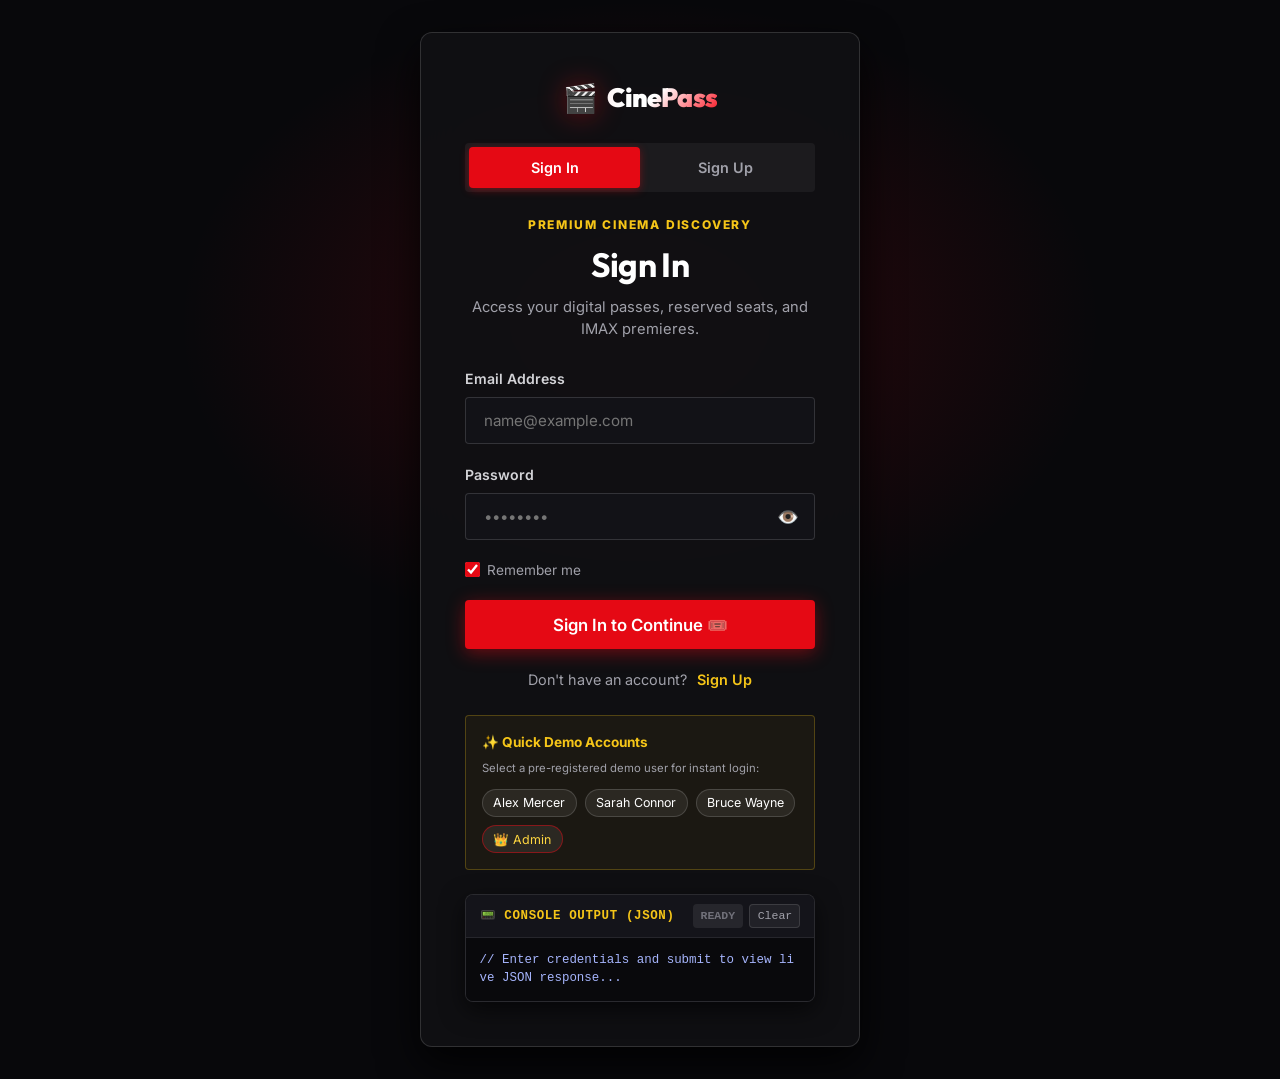
<file: target/classes/static/login.html>
<!DOCTYPE html>
<html lang="en">
<head>
    <meta charset="UTF-8">
    <meta name="viewport" content="width=device-width, initial-scale=1.0">
    <title>Sign In | CinePass Streaming & Ticketing</title>
    <meta name="description" content="Sign in to your CinePass account to reserve cinema tickets, explore movie showtimes, and manage bookings.">
    
    <!-- Google Fonts -->
    <link rel="preconnect" href="https://fonts.googleapis.com">
    <link rel="preconnect" href="https://fonts.gstatic.com" crossorigin>
    <link href="https://fonts.googleapis.com/css2?family=Inter:wght@300;400;500;600;700&family=Outfit:wght@500;600;700;800;900&display=swap" rel="stylesheet">
    
    <!-- Stylesheet -->
    <link rel="stylesheet" href="css/style.css?v=cinema_v5">
</head>
<body class="auth-page">
    <main class="login-screen" aria-labelledby="login-title">
        <section class="login-card" id="login-card-container">
            <a class="login-brand" href="index.html" aria-label="CinePass Home">
                <span class="brand-icon" aria-hidden="true">🎬</span>
                <span class="brand-text">CinePass</span>
            </a>
            
            <nav class="auth-tabs" aria-label="Authentication Options">
                <a href="login.html" class="auth-tab-btn active">Sign In</a>
                <a href="signup.html" class="auth-tab-btn">Sign Up</a>
            </nav>
            
            <p class="eyebrow">PREMIUM CINEMA DISCOVERY</p>
            <h1 id="login-title">Sign In</h1>
            <p class="login-subtitle">Access your digital passes, reserved seats, and IMAX premieres.</p>
            
            <!-- Global Form Alert Container -->
            <div id="login-alert" class="login-error" role="alert" style="display: none;"></div>
            
            <form id="login-form" novalidate>
                <!-- Email Field with Validation Feedback -->
                <div class="form-group">
                    <label class="form-label" for="login-email">Email Address</label>
                    <input type="email" id="login-email" class="form-control" placeholder="name@example.com" autocomplete="email" required>
                    <div id="email-feedback" class="field-feedback" aria-live="polite"></div>
                </div>
                
                <!-- Password Field with Visibility Toggle & Feedback -->
                <div class="form-group">
                    <div style="display: flex; justify-content: space-between; align-items: center;">
                        <label class="form-label" for="login-password">Password</label>
                    </div>
                    <div class="password-input-wrap">
                        <input type="password" id="login-password" class="form-control" placeholder="••••••••" autocomplete="current-password" minlength="4" required>
                        <button type="button" class="btn-toggle-pw" id="btn-toggle-login-pw" aria-label="Show password" title="Toggle password visibility">
                            👁️
                        </button>
                    </div>
                    <div id="password-feedback" class="field-feedback" aria-live="polite"></div>
                </div>
                
                <!-- Remember Me Option -->
                <div class="login-options-row">
                    <label class="custom-checkbox-wrap">
                        <input type="checkbox" id="login-remember" checked>
                        <span>Remember me</span>
                    </label>
                </div>
                
                <button type="submit" id="btn-login-submit" class="btn btn-primary btn-lg" style="width: 100%; margin-top: 0.5rem;">
                    Sign In to Continue 🎟️
                </button>
            </form>
            
            <p class="auth-switch-prompt">
                Don't have an account? 
                <a href="signup.html" id="link-goto-signup" class="auth-switch-link">Sign Up</a>
            </p>
            
            <div class="demo-login-box">
                <div><span>✨ Quick Demo Accounts</span></div>
                <small>Select a pre-registered demo user for instant login:</small>
                <div class="demo-user-pills">
                    <button type="button" class="demo-user-btn" onclick="fillDemoUser('alex.mercer@example.com', 'password123')">
                        Alex Mercer
                    </button>
                    <button type="button" class="demo-user-btn" onclick="fillDemoUser('sarah.connor@example.com', 'password123')">
                        Sarah Connor
                    </button>
                    <button type="button" class="demo-user-btn" onclick="fillDemoUser('bruce.wayne@example.com', 'password123')">
                        Bruce Wayne
                    </button>
                    <button type="button" class="demo-user-btn" onclick="fillDemoUser('admin@cinepass.com', 'admin123')" style="border-color: rgba(229, 9, 20, 0.5); color: #ffd740;">
                        👑 Admin
                    </button>
                </div>
            </div>

            <!-- On-Screen JSON Console Output Panel -->
            <section class="json-console-panel" id="auth-json-console" aria-label="Console Output">
                <div class="json-console-header">
                    <div class="json-console-title">
                        <span>📟 Console Output (JSON)</span>
                    </div>
                    <div class="json-console-actions">
                        <span class="json-status-pill status-idle" id="json-status-badge">READY</span>
                        <button type="button" class="json-console-btn" id="btn-clear-json-console">Clear</button>
                    </div>
                </div>
                <div class="json-console-body">
                    <pre><code id="json-console-content">// Enter credentials and submit to view live JSON response...</code></pre>
                </div>
            </section>
        </section>
    </main>

    <script src="js/login.js?v=stream_ui_v10"></script>
</body>
</html>
</file>
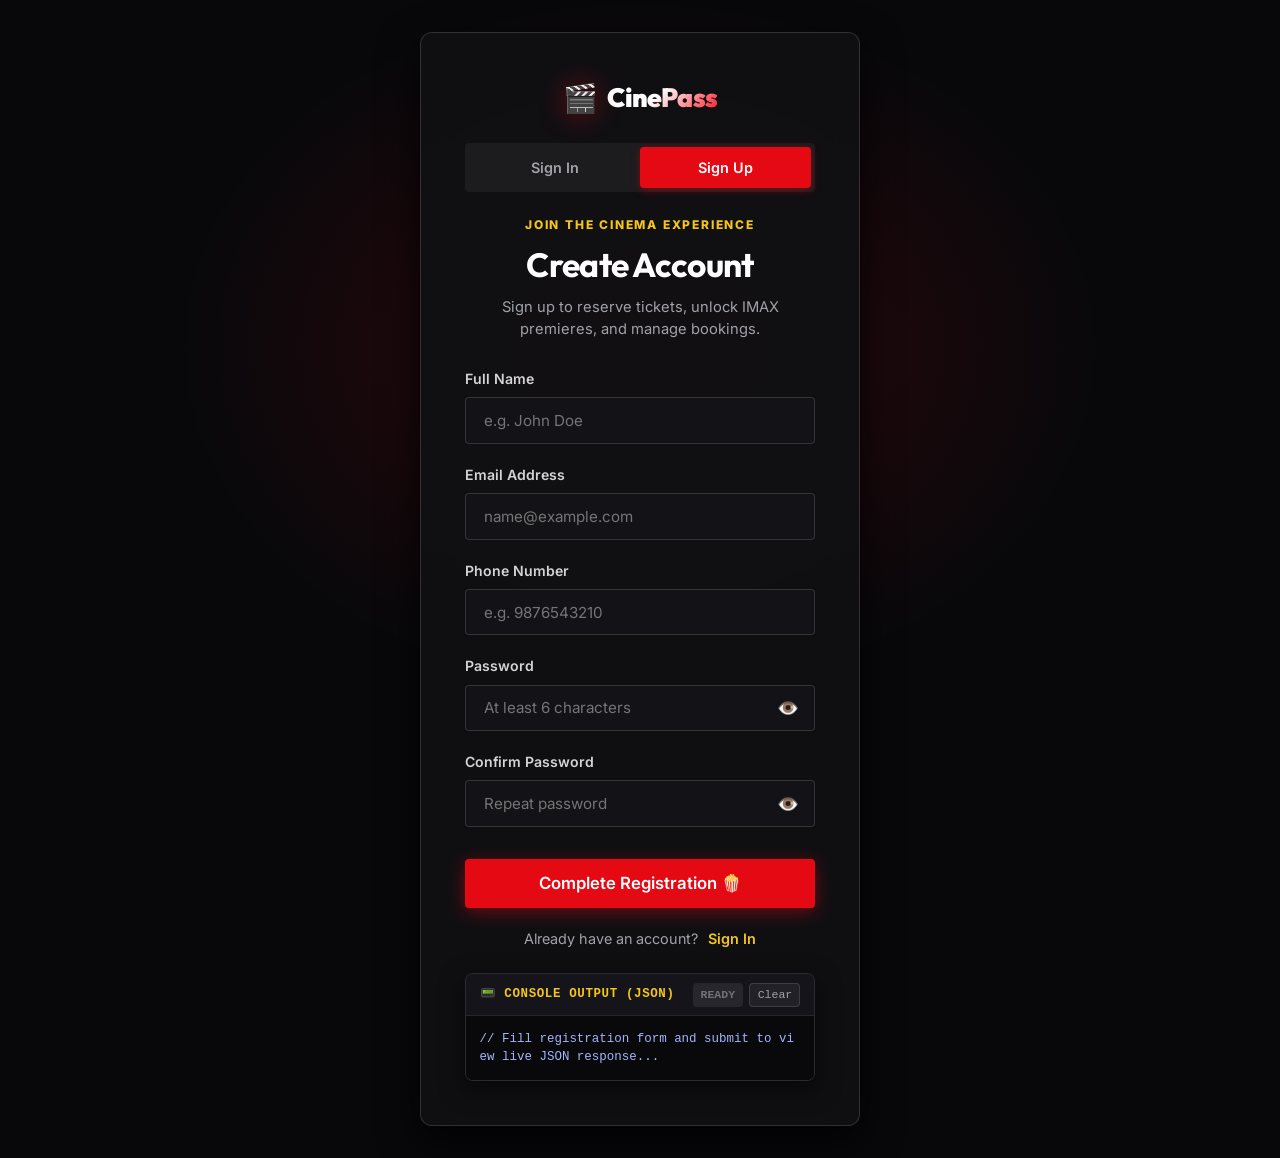
<file: target/classes/static/signup.html>
<!DOCTYPE html>
<html lang="en">
<head>
    <meta charset="UTF-8">
    <meta name="viewport" content="width=device-width, initial-scale=1.0">
    <title>Sign Up | CinePass Streaming & Ticketing</title>
    <meta name="description" content="Create your CinePass account to reserve tickets, view movie showtimes, and book seats seamlessly.">
    
    <!-- Google Fonts -->
    <link rel="preconnect" href="https://fonts.googleapis.com">
    <link rel="preconnect" href="https://fonts.gstatic.com" crossorigin>
    <link href="https://fonts.googleapis.com/css2?family=Inter:wght@300;400;500;600;700&family=Outfit:wght@500;600;700;800;900&display=swap" rel="stylesheet">
    
    <!-- Stylesheet -->
    <link rel="stylesheet" href="css/style.css?v=cinema_v4">
</head>
<body class="auth-page">
    <main class="login-screen" aria-labelledby="signup-title">
        <section class="login-card" id="signup-card-container">
            <a class="login-brand" href="index.html" aria-label="CinePass Home">
                <span class="brand-icon" aria-hidden="true">🎬</span>
                <span class="brand-text">CinePass</span>
            </a>
            
            <nav class="auth-tabs" aria-label="Authentication Options">
                <a href="login.html" class="auth-tab-btn">Sign In</a>
                <a href="signup.html" class="auth-tab-btn active">Sign Up</a>
            </nav>
            
            <p class="eyebrow">JOIN THE CINEMA EXPERIENCE</p>
            <h1 id="signup-title">Create Account</h1>
            <p class="login-subtitle">Sign up to reserve tickets, unlock IMAX premieres, and manage bookings.</p>
            
            <div id="signup-alert" class="login-error" role="alert" style="display: none;"></div>
            
            <form id="signup-form" novalidate>
                <div class="form-group">
                    <label class="form-label" for="signup-name">Full Name</label>
                    <input type="text" id="signup-name" class="form-control" placeholder="e.g. John Doe" autocomplete="name" required minlength="2">
                    <div id="name-feedback" class="field-feedback" aria-live="polite"></div>
                </div>
                
                <div class="form-group">
                    <label class="form-label" for="signup-email">Email Address</label>
                    <input type="email" id="signup-email" class="form-control" placeholder="name@example.com" autocomplete="email" required>
                    <div id="signup-email-feedback" class="field-feedback" aria-live="polite"></div>
                </div>
                
                <div class="form-group">
                    <label class="form-label" for="signup-phone">Phone Number</label>
                    <input type="tel" id="signup-phone" class="form-control" placeholder="e.g. 9876543210" autocomplete="tel" required pattern="[0-9+ -]{7,15}">
                    <div id="phone-feedback" class="field-feedback" aria-live="polite"></div>
                </div>
                
                <div class="form-group">
                    <label class="form-label" for="signup-password">Password</label>
                    <div class="password-input-wrap">
                        <input type="password" id="signup-password" class="form-control" placeholder="At least 6 characters" autocomplete="new-password" minlength="6" required>
                        <button type="button" class="btn-toggle-pw" id="btn-toggle-signup-pw" aria-label="Show password" title="Toggle password visibility">
                            👁️
                        </button>
                    </div>
                    <div id="signup-pw-feedback" class="field-feedback" aria-live="polite"></div>
                </div>
                
                <div class="form-group">
                    <label class="form-label" for="signup-confirm-password">Confirm Password</label>
                    <div class="password-input-wrap">
                        <input type="password" id="signup-confirm-password" class="form-control" placeholder="Repeat password" autocomplete="new-password" minlength="6" required>
                        <button type="button" class="btn-toggle-pw" id="btn-toggle-confirm-pw" aria-label="Show confirm password" title="Toggle password visibility">
                            👁️
                        </button>
                    </div>
                    <div id="signup-confirm-feedback" class="field-feedback" aria-live="polite"></div>
                </div>
                
                <button type="submit" id="btn-signup-submit" class="btn btn-primary btn-lg" style="width: 100%; margin-top: 0.75rem;">
                    Complete Registration 🍿
                </button>
            </form>
            
            <p class="auth-switch-prompt">
                Already have an account? 
                <a href="login.html" class="auth-switch-link">Sign In</a>
            </p>

            <!-- On-Screen JSON Console Output Panel -->
            <section class="json-console-panel" id="signup-json-console" aria-label="Console Output">
                <div class="json-console-header">
                    <div class="json-console-title">
                        <span>📟 Console Output (JSON)</span>
                    </div>
                    <div class="json-console-actions">
                        <span class="json-status-pill status-idle" id="signup-json-status-badge">READY</span>
                        <button type="button" class="json-console-btn" id="btn-clear-signup-json">Clear</button>
                    </div>
                </div>
                <div class="json-console-body">
                    <pre><code id="signup-json-console-content">// Fill registration form and submit to view live JSON response...</code></pre>
                </div>
            </section>
        </section>
    </main>

    <script src="js/signup.js?v=stream_ui_v10"></script>
</body>
</html>
</file>
<file: target/classes/static/css/style.css>
/* ==========================================================================
   CinePass - Cinematic Streaming-Style Movie Discovery & Booking Platform
   Design System & Premium Aesthetics
   ========================================================================== */

@import url('https://fonts.googleapis.com/css2?family=Inter:wght@300;400;500;600;700&family=Outfit:wght@500;600;700;800;900&display=swap');

:root {
    /* Color Palette */
    --bg-base: #08080b;
    --bg-surface: #101014;
    --bg-surface-elevated: #16161c;
    --bg-surface-hover: #1f1f26;
    --bg-glass: rgba(8, 8, 11, 0.75);
    --bg-glass-heavy: rgba(10, 10, 14, 0.94);
    --bg-input: #121217;

    /* Typography Colors */
    --text-primary: #ffffff;
    --text-secondary: #a1a1aa;
    --text-muted: #71717a;
    --text-faint: #52525b;

    /* Brand Accents */
    --accent-red: #e50914;
    --accent-red-hover: #f40612;
    --accent-red-glow: rgba(229, 9, 20, 0.45);
    --accent-red-subtle: rgba(229, 9, 20, 0.14);

    --accent-gold: #f5c518;
    --accent-gold-glow: rgba(245, 197, 24, 0.4);

    --accent-emerald: #10b981;
    --accent-emerald-subtle: rgba(16, 185, 129, 0.14);

    /* Borders */
    --border-subtle: rgba(255, 255, 255, 0.08);
    --border-light: rgba(255, 255, 255, 0.14);
    --border-highlight: rgba(229, 9, 20, 0.45);

    /* Shadows & Radiuses */
    --shadow-sm: 0 2px 8px rgba(0, 0, 0, 0.4);
    --shadow-md: 0 8px 24px rgba(0, 0, 0, 0.6);
    --shadow-lg: 0 16px 40px rgba(0, 0, 0, 0.85);
    --shadow-glow-red: 0 0 30px rgba(229, 9, 20, 0.45);

    --radius-xs: 4px;
    --radius-sm: 8px;
    --radius-md: 12px;
    --radius-lg: 18px;
    --radius-xl: 24px;
    --radius-full: 9999px;

    /* Transitions */
    --transition-fast: 0.18s ease;
    --transition-normal: 0.28s cubic-bezier(0.16, 1, 0.3, 1);
    --transition-smooth: 0.4s cubic-bezier(0.16, 1, 0.3, 1);
}

/* ==========================================================================
   Base & Reset
   ========================================================================== */
*,
*::before,
*::after {
    margin: 0;
    padding: 0;
    box-sizing: border-box;
}

html {
    scroll-behavior: smooth;
    color-scheme: dark;
}

body {
    font-family: 'Inter', -apple-system, BlinkMacSystemFont, 'Segoe UI', Roboto, sans-serif;
    background-color: var(--bg-base);
    color: var(--text-primary);
    line-height: 1.5;
    min-height: 100vh;
    overflow-x: hidden;
    position: relative;
    -webkit-font-smoothing: antialiased;
}

h1,
h2,
h3,
h4,
h5,
h6,
.brand-text,
.hero-main-title,
.section-title {
    font-family: 'Outfit', sans-serif;
    letter-spacing: -0.02em;
    font-weight: 700;
    color: var(--text-primary);
}

a {
    color: inherit;
    text-decoration: none;
}

button,
input,
select,
textarea {
    font-family: inherit;
}

::-webkit-scrollbar {
    width: 6px;
    height: 6px;
}

::-webkit-scrollbar-track {
    background: var(--bg-base);
}

::-webkit-scrollbar-thumb {
    background: #27272a;
    border-radius: var(--radius-full);
}

::-webkit-scrollbar-thumb:hover {
    background: #3f3f46;
}

.visually-hidden {
    position: absolute;
    width: 1px;
    height: 1px;
    padding: 0;
    margin: -1px;
    overflow: hidden;
    clip: rect(0, 0, 0, 0);
    white-space: nowrap;
    border: 0;
}

.container {
    max-width: 1440px;
    margin: 0 auto;
    padding: 0 2.5rem;
}

.main-content-wrap {
    min-height: 100vh;
    padding-bottom: 5rem;
}

.view-standalone {
    padding-top: 7rem;
}

/* ==========================================================================
   Navbar (Fixed, Transparent, Blur & Scrolled States)
   ========================================================================== */
.navbar {
    position: fixed;
    top: 0;
    left: 0;
    right: 0;
    z-index: 1000;
    background: linear-gradient(180deg, rgba(8, 8, 11, 0.95) 0%, rgba(8, 8, 11, 0.65) 60%, transparent 100%);
    backdrop-filter: blur(14px);
    -webkit-backdrop-filter: blur(14px);
    padding: 1.1rem 0;
    transition: background 0.3s ease, border-bottom 0.3s ease, box-shadow 0.3s ease;
    border-bottom: 1px solid transparent;
}

.navbar.scrolled {
    background: rgba(8, 8, 11, 0.96);
    border-bottom: 1px solid var(--border-subtle);
    box-shadow: 0 10px 30px rgba(0, 0, 0, 0.85);
}

.navbar .nav-container {
    display: flex;
    align-items: center;
    justify-content: space-between;
    gap: 2rem;
}

/* Brand */
.brand {
    display: flex;
    align-items: center;
    gap: 0.6rem;
    text-decoration: none;
    cursor: pointer;
    user-select: none;
    transition: transform var(--transition-fast);
}

.brand:hover {
    transform: scale(1.02);
}

.brand-icon {
    font-size: 1.75rem;
    color: var(--accent-red);
    filter: drop-shadow(0 0 14px var(--accent-red-glow));
}

.brand-text {
    font-size: 1.65rem;
    font-weight: 900;
    letter-spacing: -0.03em;
    background: linear-gradient(135deg, #ffffff 45%, #ff4d58 85%, var(--accent-red) 100%);
    -webkit-background-clip: text;
    -webkit-text-fill-color: transparent;
}

/* Center Navigation Menu */
.nav-center-menu {
    display: flex;
    align-items: center;
}

.nav-menu {
    display: flex;
    align-items: center;
    gap: 2rem;
    list-style: none;
}

.nav-link {
    color: #d4d4d8;
    font-size: 0.95rem;
    font-weight: 500;
    padding: 0.3rem 0;
    position: relative;
    cursor: pointer;
    transition: color var(--transition-fast);
    user-select: none;
}

.nav-link:hover {
    color: #ffffff;
}

.nav-link.active {
    color: #ffffff;
    font-weight: 700;
}

.nav-link.active::after {
    content: '';
    position: absolute;
    bottom: -6px;
    left: 0;
    right: 0;
    height: 2.5px;
    background: var(--accent-red);
    border-radius: var(--radius-full);
    box-shadow: 0 0 10px var(--accent-red);
}

.admin-badge-btn {
    color: var(--accent-gold) !important;
    font-weight: 600;
}

.admin-badge-btn:hover {
    color: #ffd027 !important;
}

.admin-badge-btn.active::after {
    background: var(--accent-gold);
    box-shadow: 0 0 10px var(--accent-gold);
}

/* Right Nav Tools */
.nav-right-tools {
    display: flex;
    align-items: center;
    gap: 1.25rem;
}

/* Expandable Search Input */
.nav-search-wrap {
    position: relative;
    display: flex;
    align-items: center;
}

.nav-search-btn {
    background: transparent;
    border: none;
    color: #d4d4d8;
    font-size: 1.2rem;
    cursor: pointer;
    padding: 0.4rem;
    display: flex;
    align-items: center;
    justify-content: center;
    transition: color var(--transition-fast), transform var(--transition-fast);
}

.nav-search-btn:hover {
    color: #ffffff;
    transform: scale(1.1);
}

.nav-search-box {
    width: 0;
    opacity: 0;
    overflow: hidden;
    transition: width 0.35s cubic-bezier(0.16, 1, 0.3, 1), opacity 0.3s ease;
}

.nav-search-box.open {
    width: 250px;
    opacity: 1;
    margin-left: 0.5rem;
}

.nav-search-input {
    width: 100%;
    background: rgba(255, 255, 255, 0.1);
    border: 1px solid var(--border-light);
    border-radius: var(--radius-full);
    padding: 0.45rem 1rem;
    color: #ffffff;
    font-size: 0.88rem;
    outline: none;
    transition: border-color var(--transition-fast), background var(--transition-fast), box-shadow var(--transition-fast);
}

.nav-search-input:focus {
    border-color: var(--accent-red);
    background: rgba(8, 8, 11, 0.85);
    box-shadow: 0 0 12px var(--accent-red-glow);
}

/* User Profile & Logout */
.user-profile {
    display: flex;
    align-items: center;
    gap: 0.85rem;
}

.user-chip {
    display: inline-flex;
    align-items: center;
    gap: 0.55rem;
    padding: 0.25rem 0.85rem 0.25rem 0.3rem;
    border-radius: var(--radius-full);
    background: rgba(255, 255, 255, 0.08);
    border: 1px solid var(--border-subtle);
    color: #ffffff;
    font-size: 0.85rem;
    font-weight: 600;
}

.user-avatar {
    width: 28px;
    height: 28px;
    border-radius: 50%;
    background: linear-gradient(135deg, var(--accent-red), #9333ea);
    display: inline-flex;
    align-items: center;
    justify-content: center;
    font-size: 0.75rem;
    font-weight: 800;
    color: #ffffff;
}

.btn-ghost-logout {
    background: transparent;
    border: none;
    color: var(--text-muted);
    font-size: 0.85rem;
    font-weight: 500;
    cursor: pointer;
    padding: 0.3rem 0.6rem;
    border-radius: var(--radius-xs);
    transition: color var(--transition-fast);
}

.btn-ghost-logout:hover {
    color: #ff4d58;
}

/* Mobile Menu Toggle */
.mobile-menu-toggle {
    display: none;
    background: transparent;
    border: none;
    cursor: pointer;
    flex-direction: column;
    gap: 5px;
    padding: 0.4rem;
}

.mobile-menu-toggle span {
    display: block;
    width: 24px;
    height: 2px;
    background-color: #ffffff;
    border-radius: 2px;
    transition: all 0.3s ease;
}

/* ==========================================================================
   Full-Width Cinematic Hero (75-85vh)
   ========================================================================== */
.hero-streaming-wrap {
    position: relative;
    width: 100vw;
    margin-left: calc(-50vw + 50%);
    margin-right: calc(-50vw + 50%);
    height: 80vh;
    min-height: 580px;
    max-height: 780px;
    display: flex;
    align-items: center;
    overflow: hidden;
    margin-bottom: 2.5rem;
}

/* Background Backdrop Image */
.hero-backdrop-img {
    position: absolute;
    inset: 0;
    width: 100%;
    height: 100%;
    object-fit: cover;
    object-position: center 25%;
    z-index: 1;
    filter: brightness(0.92);
}

/* Multi-Directional Gradient Vignette Overlay */
.hero-vignette-overlay {
    position: absolute;
    inset: 0;
    z-index: 2;
    background:
        linear-gradient(90deg, #08080b 0%, rgba(8, 8, 11, 0.92) 32%, rgba(8, 8, 11, 0.4) 65%, transparent 100%),
        linear-gradient(0deg, #08080b 0%, rgba(8, 8, 11, 0.85) 15%, transparent 45%),
        linear-gradient(180deg, rgba(8, 8, 11, 0.75) 0%, transparent 22%);
    pointer-events: none;
}

.hero-content-container {
    position: relative;
    z-index: 3;
    width: 100%;
}

.hero-streaming-content {
    max-width: 680px;
    padding-top: 4rem;
}

.hero-badge-tag {
    display: inline-flex;
    align-items: center;
    gap: 0.5rem;
    color: var(--accent-red);
    font-size: 0.82rem;
    font-weight: 800;
    text-transform: uppercase;
    letter-spacing: 0.14em;
    margin-bottom: 0.85rem;
}

.hero-badge-tag::before {
    content: '';
    width: 7px;
    height: 7px;
    background: var(--accent-red);
    border-radius: 50%;
    box-shadow: 0 0 10px var(--accent-red);
    animation: pulseGlow 2s infinite;
}

@keyframes pulseGlow {

    0%,
    100% {
        opacity: 1;
        transform: scale(1);
    }

    50% {
        opacity: 0.5;
        transform: scale(1.3);
    }
}

.hero-main-title {
    font-size: 4.2rem;
    font-weight: 900;
    line-height: 1.05;
    margin-bottom: 1.1rem;
    text-shadow: 0 4px 25px rgba(0, 0, 0, 0.9);
    letter-spacing: -0.035em;
}

.hero-metadata-row {
    display: flex;
    align-items: center;
    flex-wrap: wrap;
    gap: 1rem;
    font-size: 0.95rem;
    color: #e4e4e7;
    margin-bottom: 1.25rem;
    font-weight: 500;
}

.rating-badge {
    background: var(--accent-gold);
    color: #08080b;
    font-weight: 800;
    font-size: 0.82rem;
    padding: 0.22rem 0.6rem;
    border-radius: var(--radius-xs);
    display: inline-flex;
    align-items: center;
    gap: 0.25rem;
}

.meta-divider {
    color: var(--text-faint);
}

.hero-format-tag {
    color: var(--accent-gold);
    font-weight: 700;
    letter-spacing: 0.05em;
    font-size: 0.85rem;
}

.hero-synopsis-text {
    font-size: 1.05rem;
    color: #d4d4d8;
    line-height: 1.65;
    margin-bottom: 2rem;
    text-shadow: 0 2px 12px rgba(0, 0, 0, 0.8);
    display: -webkit-box;
    -webkit-line-clamp: 3;
    -webkit-box-orient: vertical;
    overflow: hidden;
}

.hero-cta-group {
    display: flex;
    align-items: center;
    gap: 1rem;
}

/* ==========================================================================
   Buttons System
   ========================================================================== */
.btn {
    display: inline-flex;
    align-items: center;
    justify-content: center;
    gap: 0.55rem;
    padding: 0.75rem 1.65rem;
    font-size: 0.96rem;
    font-weight: 600;
    border-radius: var(--radius-xs);
    border: none;
    cursor: pointer;
    transition: all var(--transition-fast);
    text-decoration: none;
    user-select: none;
}

.btn:active {
    transform: scale(0.98);
}

.btn-primary {
    background: var(--accent-red);
    color: #ffffff;
    box-shadow: 0 4px 18px var(--accent-red-glow);
}

.btn-primary:hover {
    background: var(--accent-red-hover);
    box-shadow: var(--shadow-glow-red);
    transform: translateY(-2px);
    color: #ffffff;
}

.btn-secondary {
    background: rgba(255, 255, 255, 0.14);
    backdrop-filter: blur(10px);
    color: #ffffff;
    border: 1px solid rgba(255, 255, 255, 0.2);
}

.btn-secondary:hover {
    background: rgba(255, 255, 255, 0.24);
    border-color: rgba(255, 255, 255, 0.4);
    transform: translateY(-2px);
}

.btn-gold {
    background: var(--accent-gold);
    color: #08080b;
    font-weight: 800;
}

.btn-gold:hover {
    background: #ffd027;
    transform: translateY(-2px);
    box-shadow: 0 4px 18px var(--accent-gold-glow);
}

.btn-sm {
    padding: 0.45rem 0.95rem;
    font-size: 0.85rem;
}

.btn-lg {
    padding: 0.9rem 2rem;
    font-size: 1.05rem;
}

.btn-outline-danger {
    background: rgba(229, 9, 20, 0.08);
    border: 1px solid rgba(229, 9, 20, 0.35);
    color: #ff6b72;
}

.btn-outline-danger:hover {
    background: var(--accent-red);
    color: #ffffff;
    border-color: var(--accent-red);
}

.btn:disabled {
    opacity: 0.5;
    cursor: not-allowed;
    pointer-events: none;
}

/* ==========================================================================
   Discovery & Trending Horizontal Carousel
   ========================================================================== */
.section-discovery-wrap {
    margin-bottom: 3.5rem;
}

.section-header-trending {
    display: flex;
    align-items: center;
    justify-content: space-between;
    margin-bottom: 1.25rem;
}

.trending-badge-title {
    display: flex;
    align-items: center;
    gap: 0.5rem;
    font-size: 1.45rem;
    font-weight: 800;
    letter-spacing: -0.01em;
}

.trending-arrow {
    color: var(--accent-red);
    font-weight: 900;
}

/* Sub-filter tabs (Popular, Premieres, Recently Added) */
.discovery-subtabs {
    display: flex;
    gap: 1.5rem;
    list-style: none;
}

.subtab-btn {
    background: transparent;
    border: none;
    color: var(--text-muted);
    font-size: 0.92rem;
    font-weight: 600;
    cursor: pointer;
    transition: color var(--transition-fast);
    padding: 0.2rem 0;
    position: relative;
}

.subtab-btn:hover {
    color: #ffffff;
}

.subtab-btn.active {
    color: #ffffff;
}

.subtab-btn.active::after {
    content: '';
    position: absolute;
    bottom: -4px;
    left: 0;
    right: 0;
    height: 2px;
    background: var(--accent-red);
    border-radius: var(--radius-full);
}

/* Horizontal Poster Carousel Track */
.carousel-outer-wrap {
    position: relative;
    margin: 0 -0.5rem;
}

.carousel-scroll-btn {
    position: absolute;
    top: 42%;
    transform: translateY(-50%);
    z-index: 10;
    width: 44px;
    height: 76px;
    background: rgba(8, 8, 11, 0.88);
    backdrop-filter: blur(10px);
    border: 1px solid var(--border-subtle);
    color: #ffffff;
    font-size: 1.6rem;
    display: flex;
    align-items: center;
    justify-content: center;
    cursor: pointer;
    border-radius: var(--radius-xs);
    transition: all var(--transition-fast);
    opacity: 0.85;
}

.carousel-scroll-btn:hover {
    background: var(--accent-red);
    border-color: var(--accent-red);
    opacity: 1;
    transform: translateY(-50%) scale(1.05);
}

.carousel-scroll-btn.prev {
    left: 0;
}

.carousel-scroll-btn.next {
    right: 0;
}

.carousel-track {
    display: flex;
    gap: 1.25rem;
    overflow-x: auto;
    scroll-behavior: smooth;
    padding: 0.5rem 0.5rem 1.5rem;
    scrollbar-width: none;
}

.carousel-track::-webkit-scrollbar {
    display: none;
}

/* Carousel Poster Card */
.poster-card {
    flex: 0 0 200px;
    max-width: 200px;
    display: flex;
    flex-direction: column;
    cursor: pointer;
    transition: transform var(--transition-normal);
    position: relative;
    user-select: none;
}

.poster-card:hover {
    transform: translateY(-6px);
}

.poster-media {
    position: relative;
    width: 100%;
    height: 290px;
    border-radius: var(--radius-sm);
    overflow: hidden;
    background: #121217;
    box-shadow: var(--shadow-sm);
    border: 1px solid var(--border-subtle);
}

.poster-media img {
    width: 100%;
    height: 100%;
    object-fit: cover;
    transition: transform 0.4s cubic-bezier(0.16, 1, 0.3, 1);
}

.poster-card:hover .poster-media img {
    transform: scale(1.06);
}

/* Hover Overlay */
.poster-hover-overlay {
    position: absolute;
    inset: 0;
    background: linear-gradient(180deg, rgba(8, 8, 11, 0) 30%, rgba(8, 8, 11, 0.92) 85%, #08080b 100%);
    opacity: 0;
    display: flex;
    flex-direction: column;
    justify-content: flex-end;
    padding: 1rem;
    transition: opacity var(--transition-fast);
}

.poster-card:hover .poster-hover-overlay {
    opacity: 1;
}

.poster-quick-btn {
    background: var(--accent-red);
    color: #ffffff;
    border: none;
    padding: 0.45rem 0.8rem;
    border-radius: var(--radius-xs);
    font-size: 0.8rem;
    font-weight: 700;
    cursor: pointer;
    width: 100%;
    display: flex;
    align-items: center;
    justify-content: center;
    gap: 0.3rem;
    box-shadow: 0 2px 10px var(--accent-red-glow);
}

.poster-info {
    margin-top: 0.65rem;
}

.poster-title {
    font-size: 0.95rem;
    font-weight: 700;
    color: #ffffff;
    white-space: nowrap;
    overflow: hidden;
    text-overflow: ellipsis;
    line-height: 1.3;
}

.poster-meta {
    display: flex;
    align-items: center;
    justify-content: space-between;
    font-size: 0.8rem;
    color: var(--text-muted);
    margin-top: 0.2rem;
}

/* ==========================================================================
   Horizontal Compact Genre Navigation Bar
   ========================================================================== */
.genre-nav-bar {
    display: flex;
    align-items: center;
    gap: 0.55rem;
    overflow-x: auto;
    padding: 0.5rem 0 1.5rem;
    scrollbar-width: none;
    margin-bottom: 1.5rem;
}

.genre-nav-bar::-webkit-scrollbar {
    display: none;
}

.genre-pill-compact {
    background: #14141a;
    border: 1px solid var(--border-subtle);
    color: #a1a1aa;
    padding: 0.48rem 1.15rem;
    border-radius: var(--radius-full);
    font-size: 0.85rem;
    font-weight: 500;
    cursor: pointer;
    white-space: nowrap;
    transition: all var(--transition-fast);
    user-select: none;
}

.genre-pill-compact:hover {
    background: #202028;
    color: #ffffff;
}

.genre-pill-compact.active {
    background: var(--accent-red);
    color: #ffffff;
    border-color: var(--accent-red);
    font-weight: 600;
    box-shadow: 0 2px 12px var(--accent-red-glow);
}

/* ==========================================================================
   Now Showing Movies Section & 6-Column Poster Grid
   ========================================================================== */
.movies-section-header {
    display: flex;
    align-items: center;
    justify-content: space-between;
    margin-bottom: 1.5rem;
    flex-wrap: wrap;
    gap: 1rem;
}

.section-title-wrap {
    display: flex;
    align-items: center;
    justify-content: space-between;
    margin-bottom: 2rem;
    flex-wrap: wrap;
    gap: 1rem;
}

.section-title {
    font-size: 1.9rem;
    font-weight: 800;
    line-height: 1.2;
}

.section-subtitle {
    color: var(--text-secondary);
    font-size: 0.92rem;
    margin-top: 0.35rem;
}

.catalog-poster-grid {
    display: grid;
    grid-template-columns: repeat(6, 1fr);
    gap: 1.4rem;
    margin-bottom: 4rem;
}

.catalog-card {
    display: flex;
    flex-direction: column;
    cursor: pointer;
    transition: transform var(--transition-normal);
}

.catalog-card:hover {
    transform: translateY(-6px);
}

.catalog-media {
    position: relative;
    width: 100%;
    aspect-ratio: 2 / 3;
    border-radius: var(--radius-sm);
    overflow: hidden;
    background: #121217;
    box-shadow: var(--shadow-sm);
    border: 1px solid var(--border-subtle);
}

.catalog-media img {
    width: 100%;
    height: 100%;
    object-fit: cover;
    transition: transform 0.4s cubic-bezier(0.16, 1, 0.3, 1);
}

.catalog-card:hover .catalog-media img {
    transform: scale(1.06);
}

.catalog-media-overlay {
    position: absolute;
    inset: 0;
    background: linear-gradient(180deg, rgba(8, 8, 11, 0) 30%, rgba(8, 8, 11, 0.92) 85%, #08080b 100%);
    opacity: 0;
    display: flex;
    flex-direction: column;
    justify-content: flex-end;
    padding: 1rem;
    transition: opacity var(--transition-fast);
}

.catalog-card:hover .catalog-media-overlay {
    opacity: 1;
}

.catalog-title {
    font-size: 0.95rem;
    font-weight: 700;
    color: #ffffff;
    white-space: nowrap;
    overflow: hidden;
    text-overflow: ellipsis;
    margin-top: 0.65rem;
    line-height: 1.3;
}

.catalog-meta {
    display: flex;
    align-items: center;
    justify-content: space-between;
    font-size: 0.8rem;
    color: var(--text-muted);
    margin-top: 0.2rem;
}

/* ==========================================================================
   Theatres Grid
   ========================================================================== */
.theatres-grid {
    display: grid;
    grid-template-columns: repeat(auto-fill, minmax(320px, 1fr));
    gap: 1.5rem;
}

/* ==========================================================================
   Modals Architecture
   ========================================================================== */
.modal-backdrop {
    position: fixed;
    inset: 0;
    background: rgba(4, 5, 8, 0.88);
    backdrop-filter: blur(14px);
    -webkit-backdrop-filter: blur(14px);
    display: flex;
    align-items: center;
    justify-content: center;
    z-index: 2000;
    padding: 1.5rem;
    opacity: 0;
    pointer-events: none;
    transition: opacity var(--transition-normal);
}

.modal-backdrop.active {
    opacity: 1;
    pointer-events: auto;
}

.modal-content {
    background: var(--bg-surface);
    border: 1px solid var(--border-light);
    border-radius: var(--radius-lg);
    width: 100%;
    max-width: 900px;
    max-height: 90vh;
    overflow-y: auto;
    box-shadow: var(--shadow-lg);
    position: relative;
    padding: 2.5rem;
    animation: modalSlideUp 0.3s cubic-bezier(0.16, 1, 0.3, 1);
}

.modal-content-wide {
    max-width: 960px;
}

.modal-content-medium {
    max-width: 650px;
}

.modal-content-compact {
    max-width: 520px;
}

@keyframes modalSlideUp {
    from {
        opacity: 0;
        transform: translateY(25px) scale(0.97);
    }

    to {
        opacity: 1;
        transform: translateY(0) scale(1);
    }
}

.modal-close-btn {
    position: absolute;
    top: 1.25rem;
    right: 1.25rem;
    background: rgba(255, 255, 255, 0.08);
    border: none;
    color: var(--text-secondary);
    width: 38px;
    height: 38px;
    border-radius: 50%;
    display: flex;
    align-items: center;
    justify-content: center;
    font-size: 1.2rem;
    cursor: pointer;
    transition: all var(--transition-fast);
    z-index: 10;
}

.modal-close-btn:hover {
    background: var(--accent-red);
    color: #ffffff;
}

/* ==========================================================================
   Booking Stepper Bar
   ========================================================================== */
.booking-stepper {
    display: flex;
    align-items: center;
    justify-content: space-between;
    margin-bottom: 2rem;
    position: relative;
    padding: 0 1rem;
}

.booking-stepper::before {
    content: '';
    position: absolute;
    top: 18px;
    left: 2rem;
    right: 2rem;
    height: 2px;
    background: rgba(255, 255, 255, 0.08);
    z-index: 1;
}

.step-item {
    position: relative;
    z-index: 2;
    display: flex;
    flex-direction: column;
    align-items: center;
    gap: 0.4rem;
}

.step-bubble {
    width: 36px;
    height: 36px;
    border-radius: 50%;
    background: var(--bg-surface-elevated);
    border: 2px solid var(--border-light);
    color: var(--text-muted);
    font-weight: 700;
    font-size: 0.85rem;
    display: flex;
    align-items: center;
    justify-content: center;
}

.step-item.active .step-bubble {
    background: var(--accent-red);
    border-color: #ff5e67;
    color: #ffffff;
    box-shadow: 0 0 16px var(--accent-red-glow);
}

.step-item.completed .step-bubble {
    background: var(--accent-emerald);
    border-color: #34d399;
    color: #ffffff;
}

.step-label {
    font-size: 0.78rem;
    font-weight: 600;
    color: var(--text-muted);
    text-transform: uppercase;
}

.step-item.active .step-label {
    color: #ffffff;
}

/* ==========================================================================
   Cinema Seat Selection Layout
   ========================================================================== */
.screen-container {
    perspective: 900px;
    display: flex;
    flex-direction: column;
    align-items: center;
    margin: 1.5rem 0 2.5rem;
}

.cinema-screen {
    width: 85%;
    height: 14px;
    background: linear-gradient(90deg, rgba(255, 255, 255, 0.05) 0%, rgba(255, 255, 255, 0.95) 50%, rgba(255, 255, 255, 0.05) 100%);
    border-radius: 50%;
    box-shadow: 0 8px 45px rgba(255, 255, 255, 0.5), 0 2px 15px rgba(229, 9, 20, 0.4);
    margin-bottom: 0.85rem;
    transform: rotateX(-30deg);
}

.screen-text {
    font-size: 0.75rem;
    text-transform: uppercase;
    letter-spacing: 0.3em;
    color: var(--text-muted);
    font-weight: 700;
}

.seat-legend {
    display: flex;
    justify-content: center;
    flex-wrap: wrap;
    gap: 2rem;
    margin-bottom: 2rem;
    padding: 0.75rem 1.5rem;
    background: rgba(255, 255, 255, 0.03);
    border: 1px solid var(--border-subtle);
    border-radius: var(--radius-full);
}

.legend-item {
    display: flex;
    align-items: center;
    gap: 0.6rem;
    font-size: 0.85rem;
    font-weight: 500;
    color: var(--text-secondary);
}

.seat-preview {
    width: 22px;
    height: 22px;
    border-radius: 4px;
    display: inline-block;
}

.seat-preview.available {
    background: #27272a;
    border: 1px solid rgba(255, 255, 255, 0.2);
}

.seat-preview.selected {
    background: var(--accent-red);
    box-shadow: 0 0 10px var(--accent-red-glow);
    border: 1px solid var(--accent-red);
}

.seat-preview.booked {
    background: #141418;
    border: 1px solid #27272a;
    position: relative;
}

.seat-preview.booked::after {
    content: '✕';
    position: absolute;
    inset: 0;
    display: flex;
    align-items: center;
    justify-content: center;
    font-size: 10px;
    color: #52525b;
}

.seat-preview.premium-legend {
    background: #27272a;
    border: 1px solid rgba(245, 197, 24, 0.6);
}

.seat-grid-wrapper {
    display: flex;
    flex-direction: column;
    align-items: center;
    gap: 0.85rem;
    margin-bottom: 2.5rem;
    user-select: none;
}

.seat-row {
    display: flex;
    align-items: center;
    gap: 0.75rem;
}

.row-label {
    width: 28px;
    font-weight: 800;
    color: var(--text-muted);
    font-size: 0.95rem;
    text-align: center;
}

.seat-btn {
    width: 40px;
    height: 40px;
    border-radius: 6px;
    background: #27272a;
    border: 1px solid rgba(255, 255, 255, 0.15);
    color: var(--text-primary);
    font-size: 0.82rem;
    font-weight: 600;
    cursor: pointer;
    transition: all 0.2s ease;
    display: flex;
    align-items: center;
    justify-content: center;
}

.seat-btn:hover:not(.booked):not(.selected) {
    background: rgba(229, 9, 20, 0.35);
    border-color: var(--accent-red);
    transform: scale(1.15);
}

.seat-btn.selected {
    background: var(--accent-red);
    color: #ffffff;
    border-color: #ff4d58;
    box-shadow: 0 0 14px var(--accent-red-glow);
    font-weight: 800;
    transform: scale(1.15);
}

.seat-btn.booked {
    background: #101014;
    border-color: #1a1a20;
    color: #52525b;
    cursor: not-allowed;
    opacity: 0.5;
}

.seat-btn.premium {
    border-color: rgba(245, 197, 24, 0.5);
}

.booking-summary-bar {
    background: var(--bg-surface-elevated);
    border: 1px solid var(--border-light);
    border-radius: var(--radius-md);
    padding: 1.35rem 1.75rem;
    display: flex;
    flex-wrap: wrap;
    align-items: center;
    justify-content: space-between;
    gap: 1.5rem;
}

.summary-details {
    display: flex;
    flex-direction: column;
    gap: 0.25rem;
}

.summary-seats {
    font-weight: 700;
    color: var(--accent-gold);
    font-size: 1.05rem;
}

.summary-total {
    font-size: 1.6rem;
    font-weight: 900;
    color: #ffffff;
}

/* ==========================================================================
   Forms
   ========================================================================== */
.form-group {
    margin-bottom: 1.25rem;
}

.form-label {
    display: block;
    font-size: 0.88rem;
    font-weight: 600;
    color: #d4d4d8;
    margin-bottom: 0.5rem;
}

.form-control {
    width: 100%;
    background: var(--bg-input);
    border: 1px solid var(--border-light);
    padding: 0.8rem 1.1rem;
    border-radius: var(--radius-xs);
    color: var(--text-primary);
    font-size: 0.95rem;
    transition: all var(--transition-fast);
}

.form-control:focus {
    outline: none;
    border-color: var(--accent-red);
    box-shadow: 0 0 0 2px rgba(229, 9, 20, 0.25);
}

.form-control-sm {
    padding: 0.5rem 0.85rem;
    font-size: 0.88rem;
}

.form-row-2 {
    display: grid;
    grid-template-columns: 1fr 1fr;
    gap: 1rem;
}

.checkout-summary-box {
    background: var(--bg-surface-elevated);
    border: 1px solid var(--border-light);
    padding: 1.25rem;
    border-radius: var(--radius-xs);
    margin-bottom: 1.5rem;
    font-size: 0.92rem;
}

/* ==========================================================================
   Cinema Boarding Pass / Ticket Stub
   ========================================================================== */
.ticket-container {
    display: flex;
    justify-content: center;
    margin: 1.75rem 0;
}

.ticket-stub {
    width: 100%;
    max-width: 620px;
    background: linear-gradient(135deg, #18181f 0%, #101015 100%);
    border: 1px solid rgba(255, 255, 255, 0.15);
    border-radius: var(--radius-lg);
    box-shadow: var(--shadow-lg);
    overflow: hidden;
    position: relative;
}

.ticket-header {
    background: var(--accent-red);
    color: #ffffff;
    padding: 1.4rem 2rem;
    display: flex;
    align-items: center;
    justify-content: space-between;
}

.ticket-super-badge {
    font-size: 0.75rem;
    letter-spacing: 0.15em;
    text-transform: uppercase;
    opacity: 0.9;
    font-weight: 700;
}

.ticket-header h3 {
    font-size: 1.5rem;
    margin: 0.2rem 0 0;
}

.ticket-body {
    padding: 2rem;
    display: grid;
    grid-template-columns: 1fr 140px;
    gap: 1.75rem;
    align-items: center;
}

.ticket-info-grid {
    display: grid;
    grid-template-columns: 1fr 1fr;
    gap: 1.25rem;
}

.ticket-field-label {
    font-size: 0.75rem;
    text-transform: uppercase;
    color: var(--text-muted);
    letter-spacing: 0.08em;
    font-weight: 600;
    margin-bottom: 0.25rem;
}

.ticket-field-value {
    font-size: 1.05rem;
    font-weight: 700;
    color: #ffffff;
}

.ticket-qr {
    display: flex;
    flex-direction: column;
    align-items: center;
    justify-content: center;
    background: #ffffff;
    border-radius: var(--radius-xs);
    padding: 0.75rem;
}

.ticket-qr img {
    width: 105px;
    height: 105px;
}

.ticket-barcode-num {
    font-family: monospace;
    font-size: 0.75rem;
    color: #000000;
    margin-top: 0.35rem;
    font-weight: 800;
}

/* ==========================================================================
   My Bookings
   ========================================================================== */
.booking-ticket-card {
    background: var(--bg-surface);
    border: 1px solid var(--border-subtle);
    border-radius: var(--radius-md);
    padding: 1.75rem;
    display: flex;
    justify-content: space-between;
    align-items: center;
    flex-wrap: wrap;
    gap: 1.5rem;
    transition: all var(--transition-normal);
    position: relative;
    overflow: hidden;
}

.booking-ticket-card::before {
    content: '';
    position: absolute;
    left: 0;
    top: 0;
    bottom: 0;
    width: 5px;
    background: var(--accent-emerald);
}

.booking-ticket-card.cancelled::before {
    background: var(--accent-red);
}

.booking-ticket-card:hover {
    transform: translateY(-4px);
    border-color: rgba(255, 255, 255, 0.2);
}

/* ==========================================================================
   Admin Portal
   ========================================================================== */
.admin-stats-grid {
    display: grid;
    grid-template-columns: repeat(auto-fit, minmax(220px, 1fr));
    gap: 1.25rem;
    margin-bottom: 2.5rem;
}

.stat-card {
    background: var(--bg-surface);
    border: 1px solid var(--border-subtle);
    border-radius: var(--radius-md);
    padding: 1.75rem;
    display: flex;
    flex-direction: column;
}

.stat-card-title {
    font-size: 0.85rem;
    color: var(--text-muted);
    text-transform: uppercase;
    letter-spacing: 0.08em;
    font-weight: 700;
    margin-bottom: 0.4rem;
}

.stat-card-value {
    font-size: 2.5rem;
    font-weight: 900;
    color: #ffffff;
}

.admin-tabs {
    display: flex;
    gap: 0.5rem;
    border-bottom: 1px solid var(--border-subtle);
    margin-bottom: 2rem;
    overflow-x: auto;
}

.admin-tab-btn {
    background: transparent;
    border: none;
    color: var(--text-secondary);
    padding: 0.8rem 1.3rem;
    font-size: 0.95rem;
    font-weight: 600;
    cursor: pointer;
    border-bottom: 3px solid transparent;
    transition: all var(--transition-fast);
    white-space: nowrap;
}

.admin-tab-btn:hover {
    color: #ffffff;
}

.admin-tab-btn.active {
    color: var(--accent-red);
    border-color: var(--accent-red);
}

.data-table-wrap {
    overflow-x: auto;
    background: var(--bg-surface);
    border: 1px solid var(--border-subtle);
    border-radius: var(--radius-md);
}

.data-table {
    width: 100%;
    border-collapse: collapse;
    text-align: left;
    font-size: 0.92rem;
}

.data-table th {
    background: rgba(255, 255, 255, 0.03);
    padding: 1.1rem 1.3rem;
    color: var(--text-secondary);
    font-weight: 700;
    border-bottom: 1px solid var(--border-subtle);
    text-transform: uppercase;
    font-size: 0.78rem;
    letter-spacing: 0.05em;
}

.data-table td {
    padding: 1.1rem 1.3rem;
    border-bottom: 1px solid rgba(255, 255, 255, 0.04);
    color: var(--text-primary);
}

/* Concurrency Arena */
.concurrency-box {
    background: var(--bg-surface);
    border: 1px solid var(--border-light);
    border-radius: var(--radius-md);
    padding: 2rem;
    margin-bottom: 2.5rem;
}

.concurrency-controls-grid {
    display: grid;
    grid-template-columns: 1fr 1fr auto;
    gap: 1rem;
    align-items: flex-end;
}

.arena-grid {
    display: grid;
    grid-template-columns: 1fr 1fr;
    gap: 1.5rem;
    margin-top: 1.5rem;
}

.customer-thread-card {
    background: var(--bg-surface-elevated);
    border: 1px solid var(--border-light);
    border-radius: var(--radius-xs);
    padding: 1.5rem;
}

.customer-thread-card.winner {
    border-color: var(--accent-emerald);
    background: rgba(16, 185, 129, 0.08);
}

.customer-thread-card.loser {
    border-color: var(--accent-red);
    background: rgba(229, 9, 20, 0.08);
}

.log-terminal {
    background: #05070d;
    border: 1px solid rgba(255, 255, 255, 0.1);
    border-radius: var(--radius-xs);
    padding: 1.25rem;
    font-family: monospace;
    font-size: 0.85rem;
    color: #10b981;
    max-height: 250px;
    overflow-y: auto;
    margin-top: 1.5rem;
    line-height: 1.5;
}

/* ==========================================================================
   Login Page
   ========================================================================== */
.auth-page .login-screen {
    min-height: 100vh;
    display: flex;
    align-items: center;
    justify-content: center;
    padding: 2rem 1.5rem;
    background:
        radial-gradient(ellipse 60% 50% at 50% 30%, rgba(229, 9, 20, 0.18) 0%, transparent 60%),
        #08080b;
}

.login-card {
    width: min(100%, 440px);
    background: rgba(16, 16, 20, 0.95);
    backdrop-filter: blur(20px);
    border: 1px solid var(--border-light);
    border-radius: var(--radius-md);
    padding: 2.75rem;
    box-shadow: var(--shadow-lg);
}

.login-brand {
    display: flex;
    align-items: center;
    justify-content: center;
    gap: 0.6rem;
    margin-bottom: 1.5rem;
    text-decoration: none;
}

.login-card h1 {
    text-align: center;
    font-size: 2.1rem;
    margin-bottom: 0.35rem;
}

.eyebrow {
    color: var(--accent-gold);
    font-size: 0.75rem;
    font-weight: 800;
    letter-spacing: 0.15em;
    text-align: center;
    margin-bottom: 0.4rem;
}

.login-subtitle {
    text-align: center;
    color: var(--text-secondary);
    margin-bottom: 1.75rem;
    font-size: 0.92rem;
}

.demo-login-box {
    margin-top: 1.5rem;
    padding: 1rem;
    border: 1px solid rgba(245, 197, 24, 0.25);
    background: rgba(245, 197, 24, 0.05);
    border-radius: var(--radius-xs);
    display: flex;
    flex-direction: column;
    gap: 0.5rem;
    color: var(--text-secondary);
    font-size: 0.85rem;
}

.demo-login-box span {
    color: var(--accent-gold);
    font-weight: 700;
}

.demo-user-pills {
    display: flex;
    flex-wrap: wrap;
    gap: 0.5rem;
    margin-top: 0.25rem;
}

.demo-user-btn {
    background: rgba(255, 255, 255, 0.07);
    border: 1px solid rgba(255, 255, 255, 0.15);
    color: var(--text-primary);
    padding: 0.35rem 0.65rem;
    border-radius: 999px;
    font-size: 0.78rem;
    cursor: pointer;
    transition: all var(--transition-fast);
}

.demo-user-btn:hover {
    background: rgba(245, 197, 24, 0.15);
    border-color: var(--accent-gold);
    color: #fff;
    transform: translateY(-1px);
}

.password-input-wrap {
    position: relative;
    display: flex;
    align-items: center;
}

.password-input-wrap .form-control {
    padding-right: 2.75rem;
}

.btn-toggle-pw {
    position: absolute;
    right: 0.75rem;
    background: transparent;
    border: none;
    color: var(--text-muted);
    cursor: pointer;
    font-size: 1.1rem;
    padding: 0.25rem;
    display: flex;
    align-items: center;
    justify-content: center;
    transition: color var(--transition-fast);
}

.btn-toggle-pw:hover {
    color: var(--text-primary);
}

.auth-switch-prompt {
    text-align: center;
    margin-top: 1.25rem;
    font-size: 0.9rem;
    color: var(--text-secondary);
}

.auth-switch-link {
    color: var(--accent-gold);
    font-weight: 600;
    text-decoration: none;
    margin-left: 0.35rem;
    transition: color var(--transition-fast);
}

.auth-switch-link:hover {
    text-decoration: underline;
    color: #ffd740;
}

.form-control.is-invalid {
    border-color: #ff4d4f !important;
    background-color: rgba(255, 77, 79, 0.04);
    box-shadow: 0 0 0 2px rgba(255, 77, 79, 0.2);
}

.form-control.is-valid {
    border-color: #52c41a !important;
    background-color: rgba(82, 196, 26, 0.04);
    box-shadow: 0 0 0 2px rgba(82, 196, 26, 0.15);
}

.field-feedback {
    display: none;
    font-size: 0.8rem;
    margin-top: 0.35rem;
    line-height: 1.35;
    transition: all var(--transition-fast);
}

.field-feedback.invalid {
    display: block;
    color: #ff6b72;
}

.field-feedback.valid {
    display: block;
    color: #52c41a;
}

.field-feedback.warning {
    display: block;
    color: #faad14;
}

.shake-card {
    animation: shakeAnim 0.45s cubic-bezier(0.36, 0.07, 0.19, 0.97) both;
}

@keyframes shakeAnim {

    10%,
    90% {
        transform: translate3d(-2px, 0, 0);
    }

    20%,
    80% {
        transform: translate3d(4px, 0, 0);
    }

    30%,
    50%,
    70% {
        transform: translate3d(-5px, 0, 0);
    }

    40%,
    60% {
        transform: translate3d(5px, 0, 0);
    }
}

.login-options-row {
    display: flex;
    justify-content: space-between;
    align-items: center;
    margin-top: 0.25rem;
    margin-bottom: 0.75rem;
    font-size: 0.85rem;
    color: var(--text-secondary);
}

.custom-checkbox-wrap {
    display: inline-flex;
    align-items: center;
    gap: 0.45rem;
    cursor: pointer;
    user-select: none;
}

.custom-checkbox-wrap input[type="checkbox"] {
    accent-color: var(--accent-red);
    width: 15px;
    height: 15px;
    cursor: pointer;
}

/* ==========================================================================
   JSON Console Panel (On-Page Live API & Auth Output)
   ========================================================================== */
.json-console-panel {
    margin-top: 1.5rem;
    background: #0d0d12;
    border: 1px solid rgba(255, 255, 255, 0.12);
    border-radius: var(--radius-sm);
    overflow: hidden;
    box-shadow: 0 8px 24px rgba(0, 0, 0, 0.6);
    font-family: 'Consolas', 'Monaco', 'Courier New', monospace;
}

.json-console-header {
    display: flex;
    justify-content: space-between;
    align-items: center;
    background: #14141a;
    padding: 0.55rem 0.85rem;
    border-bottom: 1px solid rgba(255, 255, 255, 0.08);
    font-size: 0.78rem;
    color: var(--text-secondary);
}

.json-console-title {
    display: flex;
    align-items: center;
    gap: 0.45rem;
    font-weight: 700;
    color: var(--accent-gold);
    letter-spacing: 0.05em;
    text-transform: uppercase;
}

.json-status-pill {
    padding: 0.2rem 0.5rem;
    border-radius: 4px;
    font-size: 0.72rem;
    font-weight: 700;
    text-transform: uppercase;
}

.json-status-pill.status-idle {
    background: rgba(255, 255, 255, 0.08);
    color: var(--text-muted);
}

.json-status-pill.status-success {
    background: rgba(34, 197, 94, 0.2);
    color: #4ade80;
    border: 1px solid rgba(34, 197, 94, 0.4);
}

.json-status-pill.status-error {
    background: rgba(239, 68, 68, 0.2);
    color: #f87171;
    border: 1px solid rgba(239, 68, 68, 0.4);
}

.json-status-pill.status-warning {
    background: rgba(245, 158, 11, 0.2);
    color: #fbbf24;
    border: 1px solid rgba(245, 158, 11, 0.4);
}

.json-console-body {
    padding: 0.85rem;
    max-height: 220px;
    overflow-y: auto;
    font-size: 0.78rem;
    line-height: 1.45;
    background: #09090c;
}

.json-console-body pre {
    margin: 0;
    color: #a5b4fc;
    white-space: pre-wrap;
    word-break: break-all;
}

.json-console-actions {
    display: flex;
    gap: 0.4rem;
}

.json-console-btn {
    background: rgba(255, 255, 255, 0.06);
    border: 1px solid rgba(255, 255, 255, 0.12);
    color: var(--text-secondary);
    padding: 0.2rem 0.45rem;
    border-radius: 4px;
    font-size: 0.72rem;
    cursor: pointer;
    transition: all var(--transition-fast);
}

.json-console-btn:hover {
    background: rgba(255, 255, 255, 0.15);
    color: #fff;
}

.login-error {
    color: #ff6b72;
    background: rgba(229, 9, 20, 0.12);
    border: 1px solid rgba(229, 9, 20, 0.3);
    padding: 0.75rem 1rem;
    border-radius: var(--radius-xs);
    font-size: 0.88rem;
    margin-bottom: 1.25rem;
    line-height: 1.45;
}

.login-error.unregistered-alert {
    background: rgba(245, 197, 24, 0.1);
    border-color: rgba(245, 197, 24, 0.4);
    color: #ffdd76;
}

.unregistered-action-btn {
    display: inline-flex;
    align-items: center;
    gap: 0.4rem;
    margin-top: 0.6rem;
    padding: 0.45rem 0.85rem;
    background: var(--accent-red);
    color: #ffffff;
    font-weight: 600;
    font-size: 0.82rem;
    border-radius: var(--radius-xs);
    text-decoration: none;
    transition: background var(--transition-fast), transform var(--transition-fast);
}

.unregistered-action-btn:hover {
    background: #ff1f2d;
    transform: translateY(-1px);
}

.login-success {
    color: #4ade80;
    background: rgba(34, 197, 94, 0.12);
    border: 1px solid rgba(34, 197, 94, 0.3);
    padding: 0.75rem 1rem;
    border-radius: var(--radius-xs);
    font-size: 0.88rem;
    margin-bottom: 1.25rem;
}

.auth-tabs {
    display: flex;
    background: rgba(255, 255, 255, 0.05);
    border-radius: var(--radius-xs);
    padding: 0.25rem;
    margin-bottom: 1.5rem;
}

.auth-tab-btn {
    flex: 1;
    padding: 0.6rem 1rem;
    border: none;
    background: transparent;
    color: var(--text-secondary);
    font-weight: 600;
    font-size: 0.9rem;
    border-radius: var(--radius-xs);
    cursor: pointer;
    transition: all var(--transition-fast);
    text-align: center;
    text-decoration: none;
}

.auth-tab-btn.active {
    background: var(--accent-red);
    color: #ffffff;
    box-shadow: 0 2px 8px rgba(229, 9, 20, 0.4);
}

/* ==========================================================================
   Toast Notifications
   ========================================================================== */
.toast-container {
    position: fixed;
    bottom: 2rem;
    right: 2rem;
    z-index: 9999;
    display: flex;
    flex-direction: column;
    gap: 0.75rem;
}

.toast {
    background: var(--bg-surface-elevated);
    border: 1px solid var(--border-light);
    color: #ffffff;
    padding: 1rem 1.5rem;
    border-radius: var(--radius-xs);
    box-shadow: var(--shadow-lg);
    display: flex;
    align-items: center;
    gap: 0.75rem;
    font-size: 0.92rem;
    animation: toastSlideIn 0.3s ease;
}

.toast.success {
    border-left: 4px solid var(--accent-emerald);
}

.toast.error {
    border-left: 4px solid var(--accent-red);
}

.toast.info {
    border-left: 4px solid var(--accent-gold);
}

@keyframes toastSlideIn {
    from {
        transform: translateX(100%);
        opacity: 0;
    }

    to {
        transform: translateX(0);
        opacity: 1;
    }
}

/* ==========================================================================
   Responsive Adaptations
   ========================================================================== */
@media (max-width: 1200px) {
    .catalog-poster-grid {
        grid-template-columns: repeat(4, 1fr);
    }
}

@media (max-width: 992px) {
    .concurrency-controls-grid {
        grid-template-columns: 1fr;
    }
}

@media (max-width: 868px) {
    .hero-main-title {
        font-size: 3.2rem;
    }

    .catalog-poster-grid {
        grid-template-columns: repeat(3, 1fr);
    }

    .arena-grid {
        grid-template-columns: 1fr;
    }

    .nav-menu {
        gap: 1.25rem;
    }
}

@media (max-width: 768px) {
    .container {
        padding: 0 1.25rem;
    }

    .mobile-menu-toggle {
        display: flex;
    }

    .nav-center-menu {
        position: fixed;
        top: 65px;
        left: 0;
        right: 0;
        background: rgba(8, 8, 11, 0.98);
        border-bottom: 1px solid var(--border-subtle);
        padding: 1.5rem;
        display: none;
        box-shadow: 0 10px 30px rgba(0, 0, 0, 0.9);
    }

    .nav-center-menu.open {
        display: block;
    }

    .nav-menu {
        flex-direction: column;
        align-items: flex-start;
        gap: 1.25rem;
    }

    .hero-streaming-wrap {
        height: auto;
        min-height: 500px;
        padding: 6rem 0 3rem;
    }

    .hero-main-title {
        font-size: 2.4rem;
    }

    .hero-cta-group {
        flex-direction: column;
        width: 100%;
    }

    .hero-cta-group .btn {
        width: 100%;
    }

    .catalog-poster-grid {
        grid-template-columns: repeat(2, 1fr);
        gap: 0.85rem;
    }

    .poster-card {
        flex: 0 0 150px;
        max-width: 150px;
    }

    .poster-media {
        height: 220px;
    }

    .modal-content {
        padding: 1.5rem;
    }

    .ticket-body {
        grid-template-columns: 1fr;
    }

    .ticket-qr {
        display: none;
    }

    .form-row-2 {
        grid-template-columns: 1fr;
    }
}

@media print {
    body * {
        visibility: hidden;
    }

    #printable-ticket,
    #printable-ticket * {
        visibility: visible;
    }

    #printable-ticket {
        position: absolute;
        left: 0;
        top: 0;
        width: 100%;
    }
}
</file>
